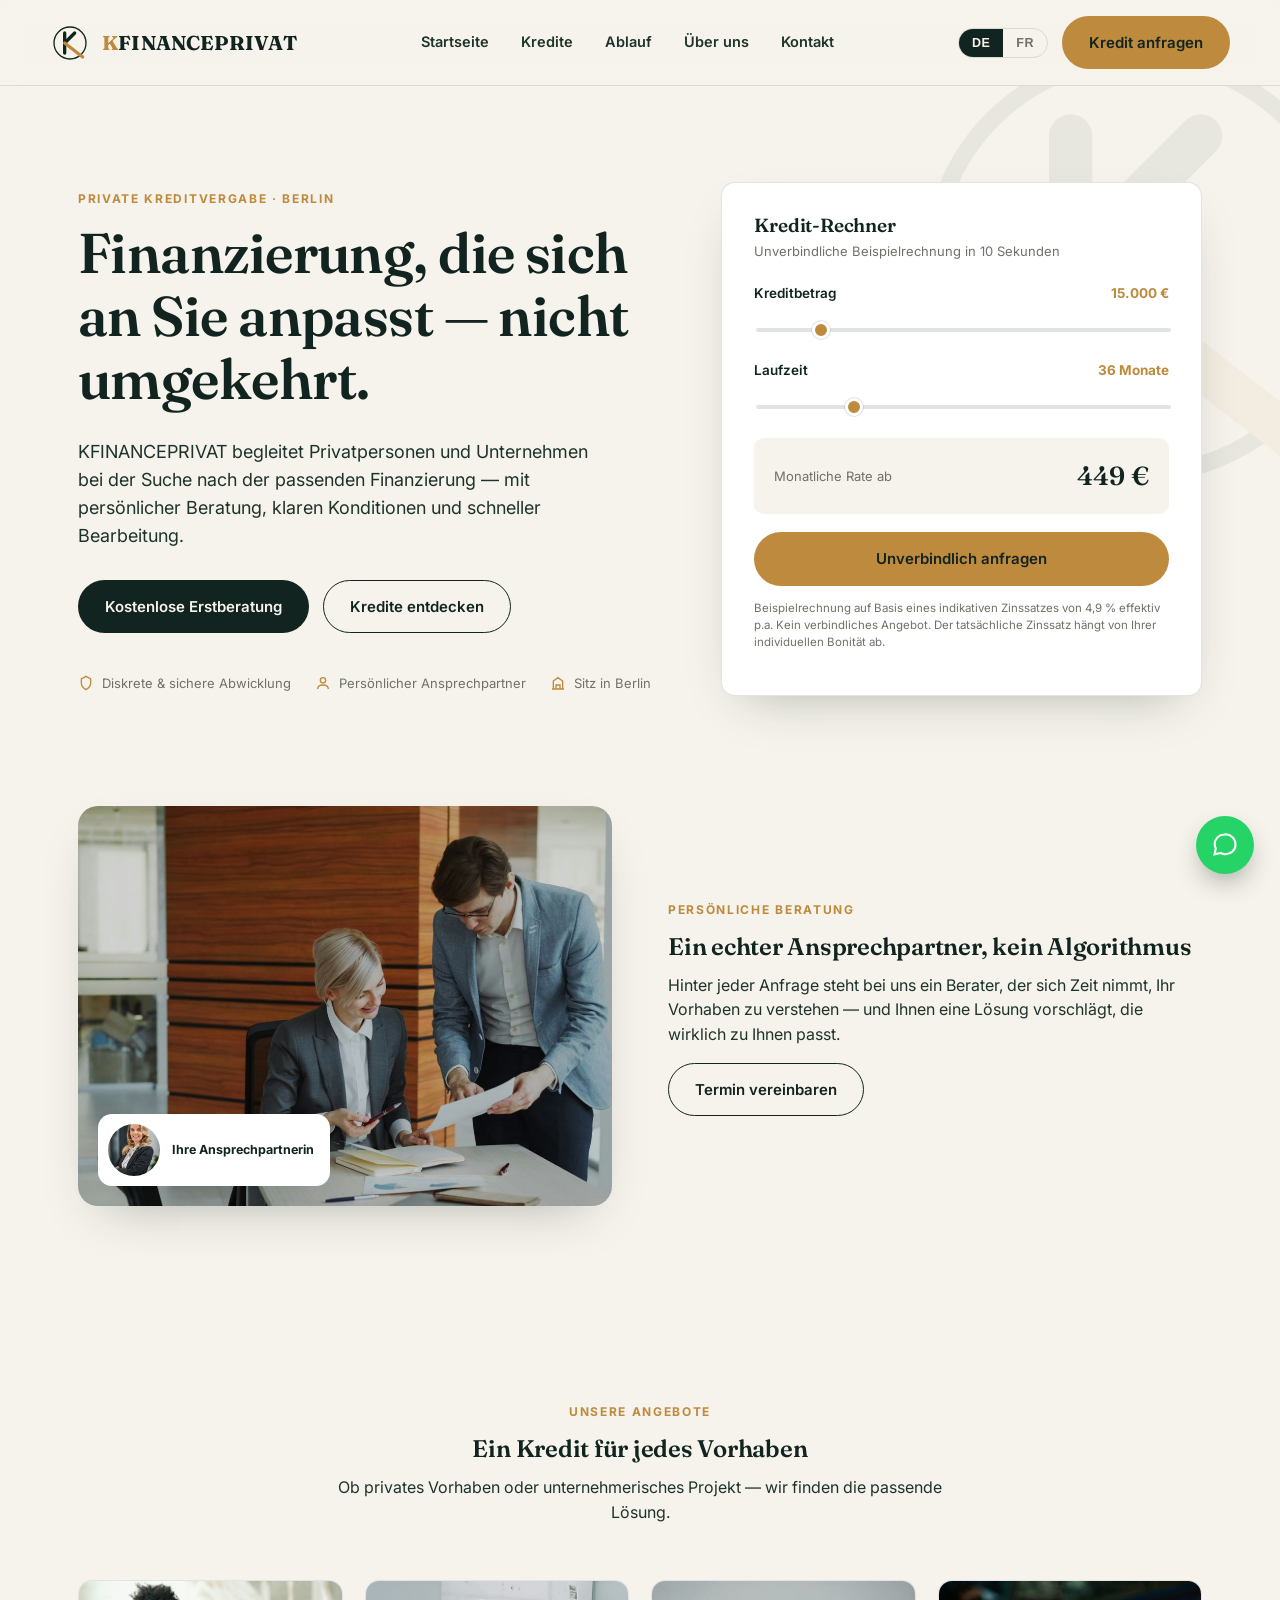
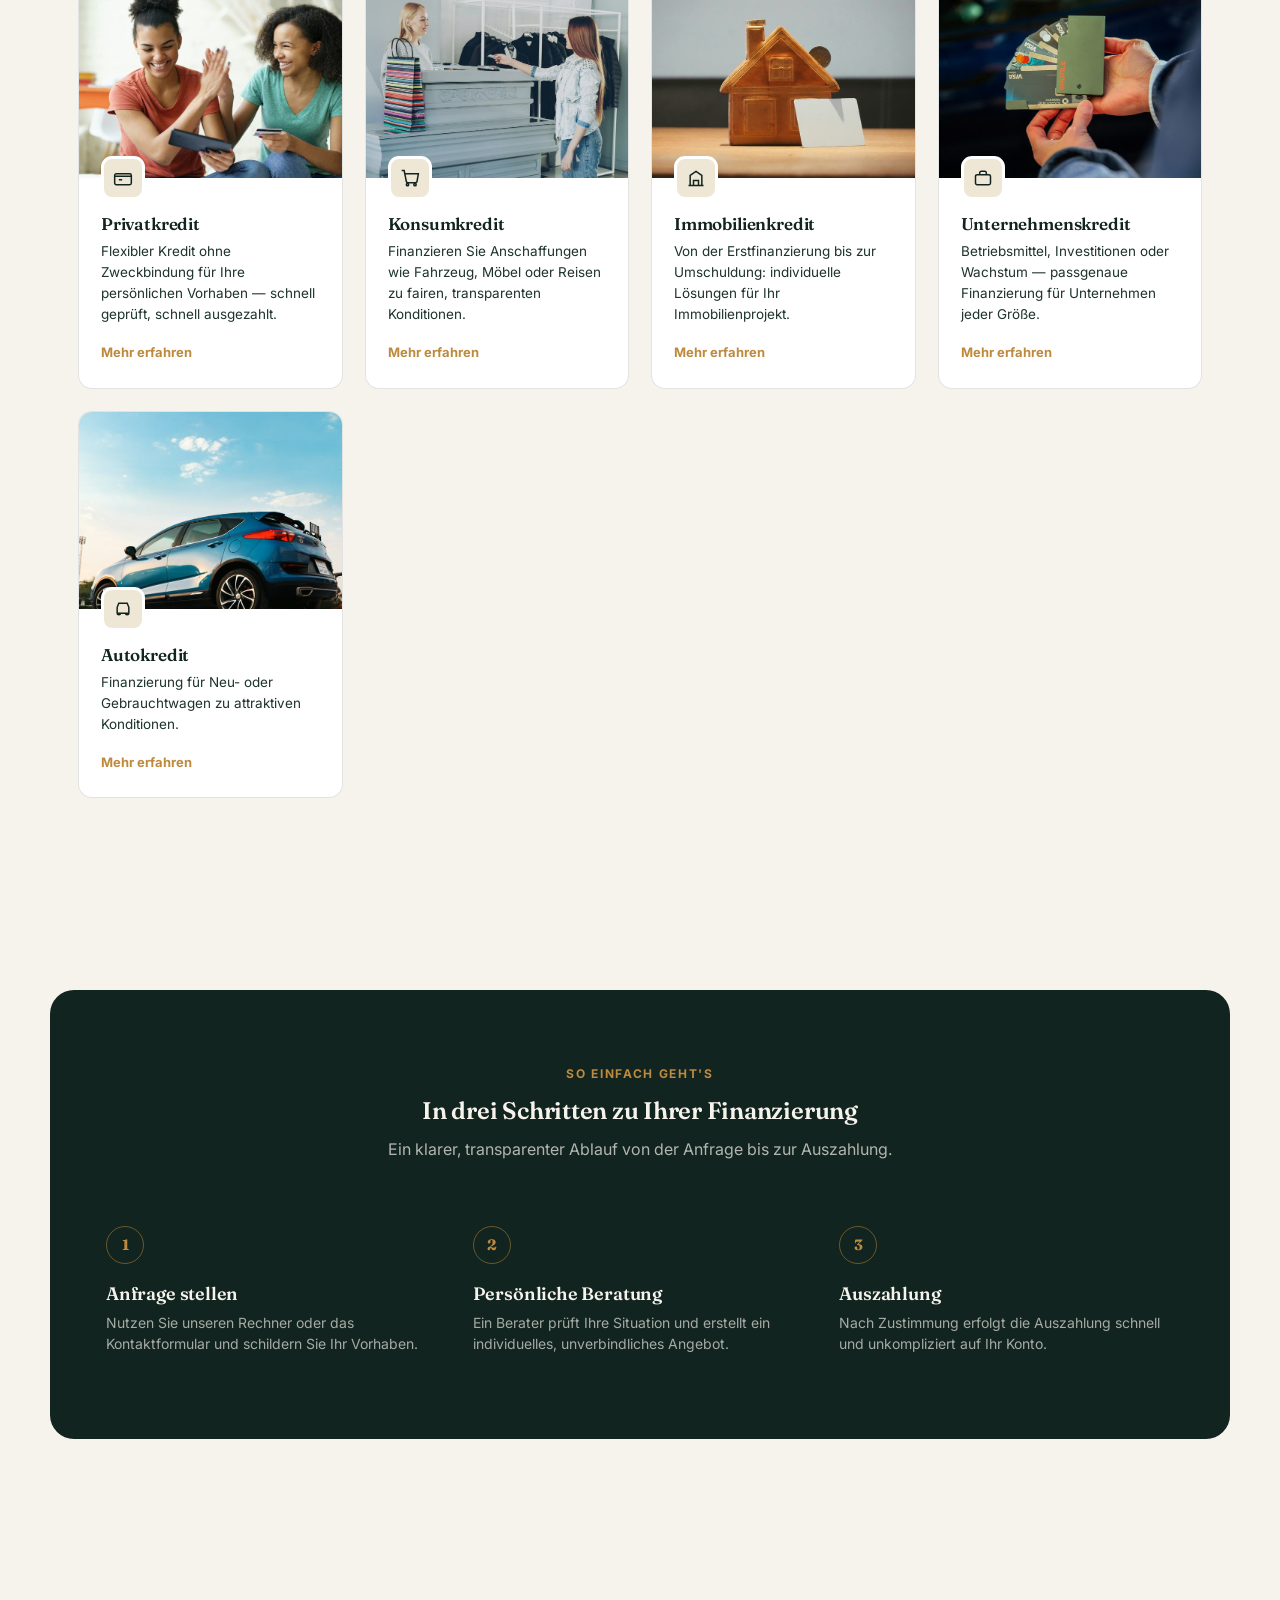
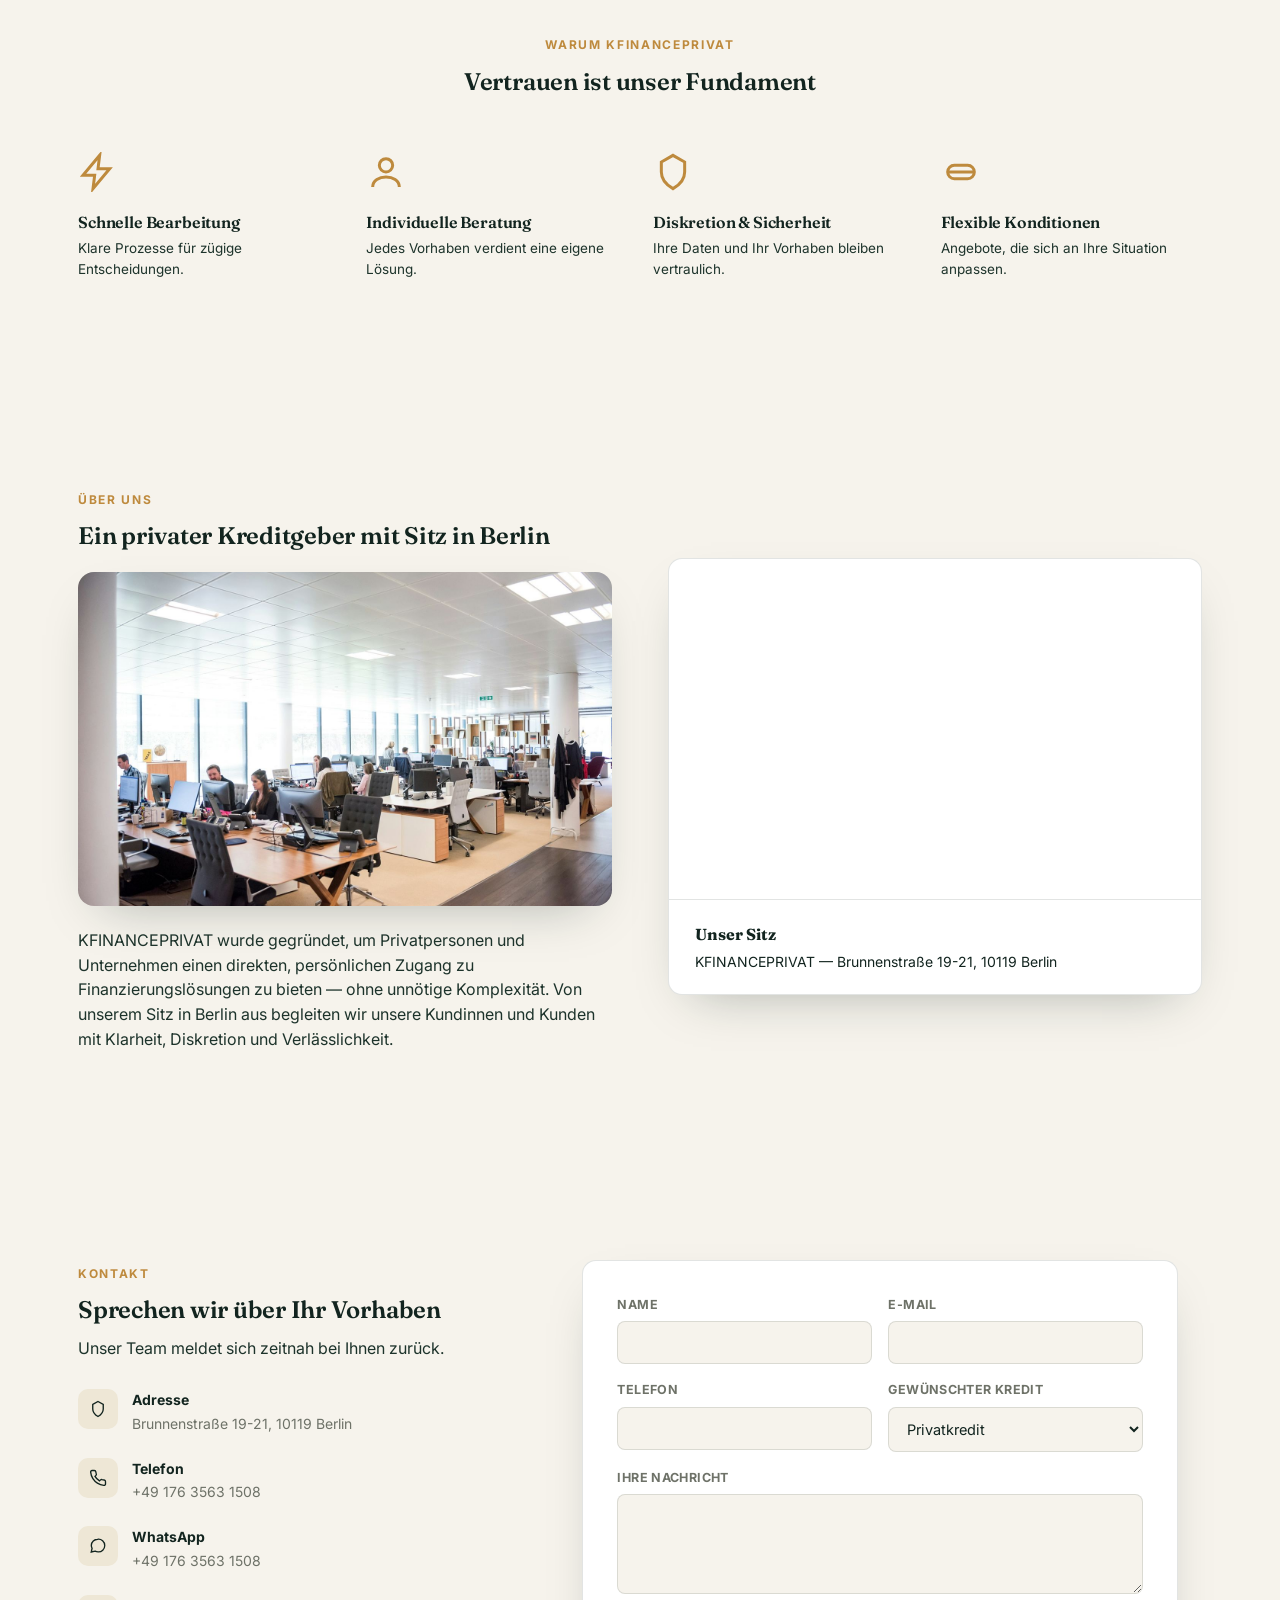
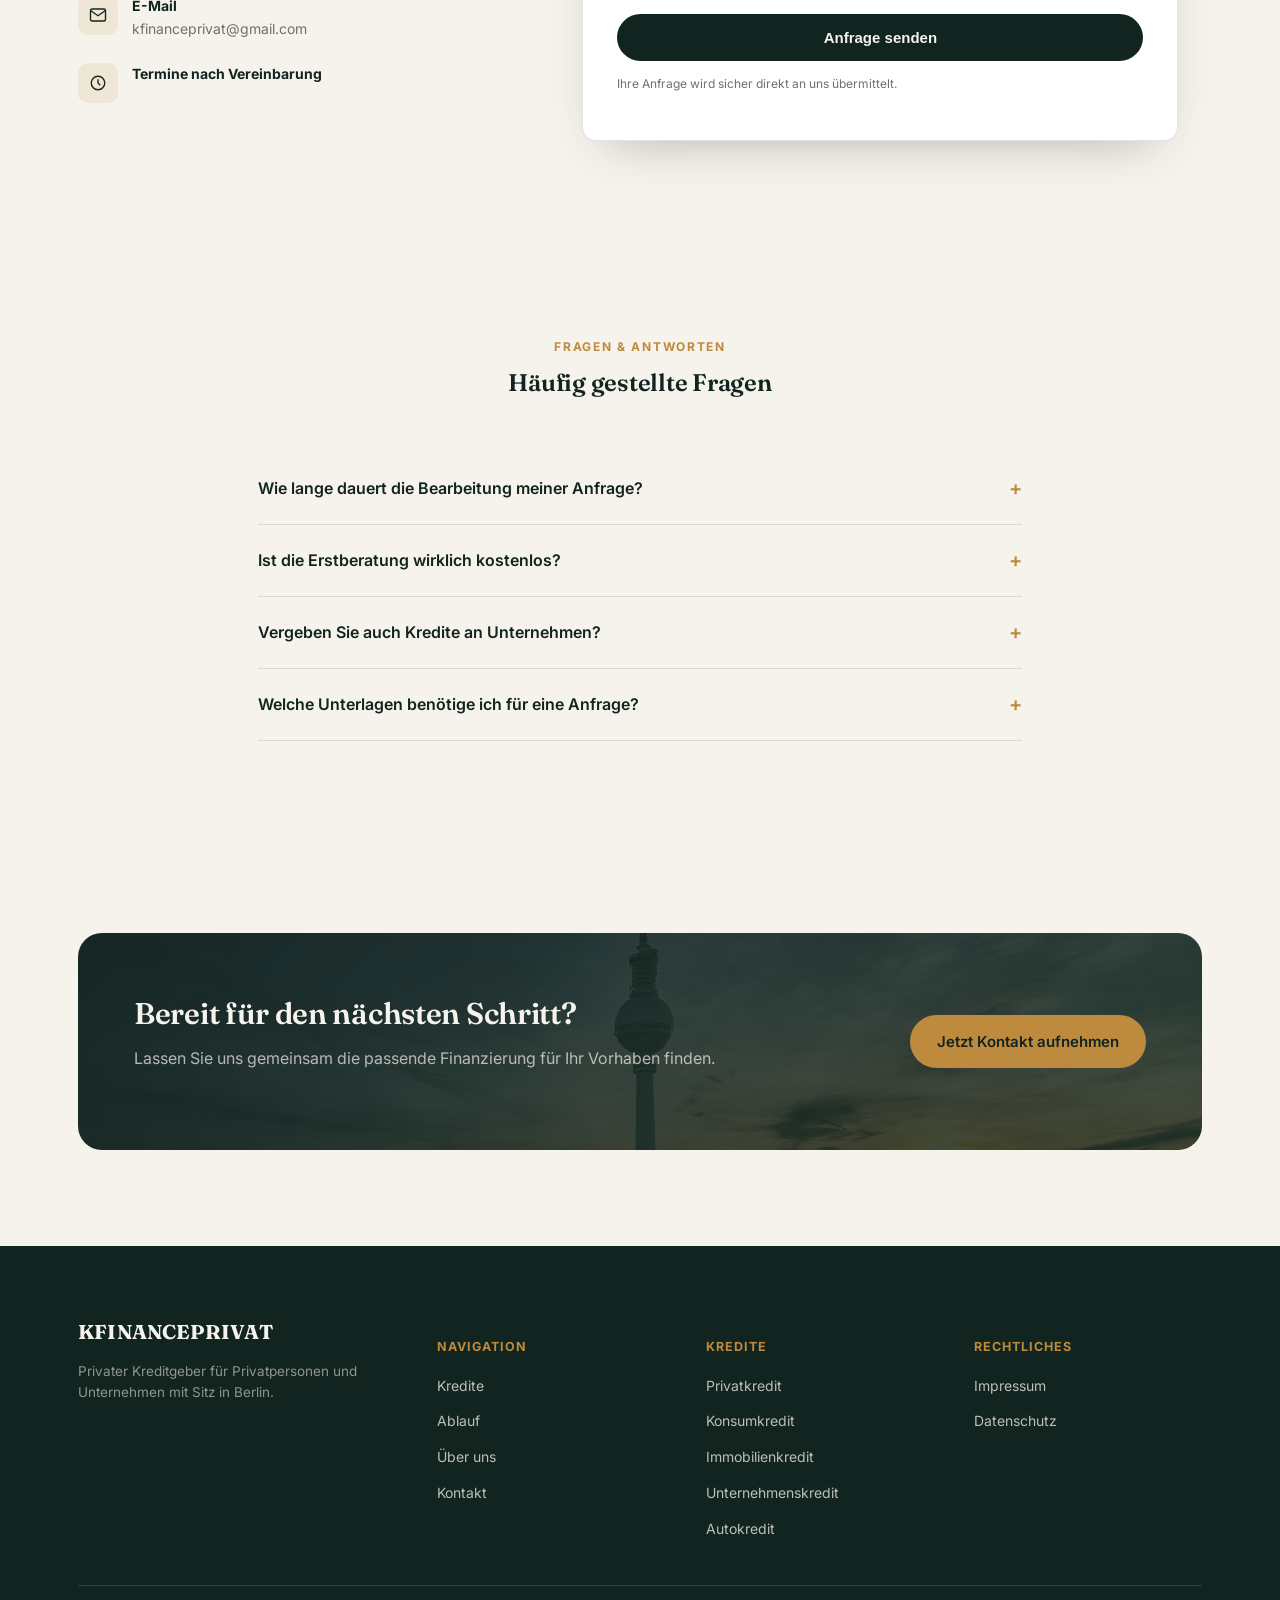
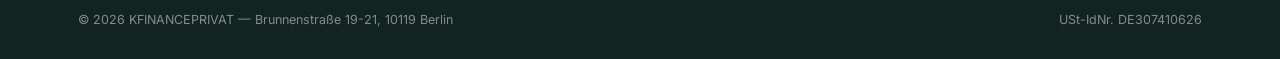
<file: index.html>
<!DOCTYPE html>
<html lang="de">
<head>
<meta charset="UTF-8">
<meta name="viewport" content="width=device-width, initial-scale=1.0">
<title>KFINANCEPRIVAT — Private Kredite für Privatpersonen & Unternehmen</title>
<meta name="description" content="KFINANCEPRIVAT, Berlin — Privatkredite, Konsumkredite, Immobilienkredite und Unternehmenskredite mit persönlicher Beratung.">
<link rel="icon" type="image/svg+xml" href="kfinanceprivat-icone.svg">
<link rel="stylesheet" href="style.css">
</head>
<body>

<header class="site">
  <div class="wrap nav">
    <a href="index.html" class="brand">
      <img src="kfinanceprivat-icone.svg" alt="KFINANCEPRIVAT">
      <span class="brand-word"><span class="k">K</span>FINANCEPRIVAT</span>
    </a>
    <nav class="nav-links">
      <a href="index.html" data-i18n="nav_home">Startseite</a>
      <a href="#kredite" data-i18n="nav_credits">Kredite</a>
      <a href="#ablauf" data-i18n="nav_process">Ablauf</a>
      <a href="#ueber-uns" data-i18n="nav_about">Über uns</a>
      <a href="#kontakt" data-i18n="nav_contact">Kontakt</a>
    </nav>
    <div class="nav-actions">
      <div class="lang-toggle">
        <button data-lang="de" class="active">DE</button>
        <button data-lang="fr">FR</button>
      </div>
      <a href="#kontakt" class="btn btn-gold" data-i18n="nav_cta">Kredit anfragen</a>
      <button class="burger" aria-label="Menu"><span></span><span></span><span></span></button>
    </div>
  </div>
  <div class="nav-backdrop"></div>
</header>

<section class="hero">
  <img class="hero-watermark" src="kfinanceprivat-icone.svg" alt="">
  <div class="wrap hero-grid">
    <div>
      <span class="eyebrow" data-i18n="hero_eyebrow">Private Kreditvergabe · Berlin</span>
      <h1 data-i18n="hero_title">Finanzierung, die sich an Sie anpasst — nicht umgekehrt.</h1>
      <p class="lead" data-i18n="hero_lead">KFINANCEPRIVAT begleitet Privatpersonen und Unternehmen bei der Suche nach der passenden Finanzierung.</p>
      <div class="hero-cta">
        <a href="#kontakt" class="btn btn-primary" data-i18n="hero_cta_primary">Kostenlose Erstberatung</a>
        <a href="#kredite" class="btn btn-outline" data-i18n="hero_cta_secondary">Kredite entdecken</a>
      </div>
      <div class="hero-trust">
        <div><svg width="16" height="16" viewBox="0 0 24 24" fill="none" stroke="#BE8A3D" stroke-width="2"><path d="M12 2l7 4v6c0 5-3.5 8-7 10-3.5-2-7-5-7-10V6l7-4z"/></svg><span data-i18n="hero_trust_1">Diskrete & sichere Abwicklung</span></div>
        <div><svg width="16" height="16" viewBox="0 0 24 24" fill="none" stroke="#BE8A3D" stroke-width="2"><circle cx="12" cy="8" r="4"/><path d="M4 21c0-4 4-6 8-6s8 2 8 6"/></svg><span data-i18n="hero_trust_2">Persönlicher Ansprechpartner</span></div>
        <div><svg width="16" height="16" viewBox="0 0 24 24" fill="none" stroke="#BE8A3D" stroke-width="2"><path d="M3 21h18M5 21V9l7-5 7 5v12M9 21v-6h6v6"/></svg><span data-i18n="hero_trust_3">Sitz in Berlin</span></div>
      </div>
    </div>

    <div class="sim-card reveal">
      <h3 data-i18n="sim_title">Kredit-Rechner</h3>
      <p class="sim-sub" data-i18n="sim_sub">Unverbindliche Beispielrechnung in 10 Sekunden</p>

      <div class="sim-row">
        <label><span data-i18n="sim_amount">Kreditbetrag</span><span id="sim-amount-val">15.000 €</span></label>
        <input type="range" id="sim-amount" min="1000" max="100000" step="500" value="15000">
      </div>
      <div class="sim-row">
        <label><span data-i18n="sim_duration">Laufzeit</span><span id="sim-duration-val">36 Monate</span></label>
        <input type="range" id="sim-duration" min="12" max="120" step="6" value="36">
      </div>

      <div class="sim-result">
        <span class="muted" data-i18n="sim_result_label" style="font-size:13px;">Monatliche Rate ab</span>
        <span class="amount" id="sim-monthly">449 €<span data-i18n="sim_months">/Monat</span></span>
      </div>
      <a href="#kontakt" class="btn btn-gold" style="width:100%; margin-top:18px;" data-i18n="sim_cta">Unverbindlich anfragen</a>
      <p class="sim-disclaimer" data-i18n="sim_disclaimer">Beispielrechnung, kein verbindliches Angebot.</p>
    </div>
  </div>
</section>

<section id="beratung" style="padding-top:0;">
  <div class="wrap" style="display:grid; grid-template-columns:1fr 1fr; gap:56px; align-items:center;">
    <div class="reveal" style="position:relative; border-radius:20px; overflow:hidden; box-shadow:var(--shadow);">
      <img src="photo-conseil.jpg" alt="Persönliche Kreditberatung / Conseil personnalisé" style="width:100%; height:100%; object-fit:cover; display:block; aspect-ratio:4/3;">
      <div style="position:absolute; left:20px; bottom:20px; background:var(--white); border-radius:14px; padding:10px 16px 10px 10px; display:flex; align-items:center; gap:12px; box-shadow:var(--shadow);">
        <img src="photo-portrait.jpg" alt="Beraterin" style="width:52px; height:52px; border-radius:50%; object-fit:cover; display:block;">
        <span style="font-size:12.5px; font-weight:700; color:var(--ink); line-height:1.3;" data-i18n="advisor_badge">Ihre Ansprechpartnerin</span>
      </div>
    </div>
    <div class="reveal">
      <span class="eyebrow" data-i18n="advisor_eyebrow">Persönliche Beratung</span>
      <h2 data-i18n="advisor_title">Ein echter Ansprechpartner, kein Algorithmus</h2>
      <p data-i18n="advisor_text">Hinter jeder Anfrage steht bei uns ein Berater, der sich Zeit nimmt, Ihr Vorhaben zu verstehen — und Ihnen eine Lösung vorschlägt, die wirklich zu Ihnen passt.</p>
      <a href="#kontakt" class="btn btn-outline" data-i18n="advisor_cta">Termin vereinbaren</a>
    </div>
  </div>
</section>

<section id="kredite">
  <div class="wrap">
    <div class="section-head center reveal">
      <span class="eyebrow" data-i18n="credits_eyebrow">Unsere Angebote</span>
      <h2 data-i18n="credits_title">Ein Kredit für jedes Vorhaben</h2>
      <p data-i18n="credits_lead">Ob privates Vorhaben oder unternehmerisches Projekt — wir finden die passende Lösung.</p>
    </div>
    <div class="credit-grid">
      <div class="credit-card reveal">
        <img class="photo" src="credit-personnel.jpg" alt="Privatkredit">
        <div class="body">
          <div class="icon"><svg width="20" height="20" viewBox="0 0 24 24" fill="none" stroke="#12241F" stroke-width="1.8"><rect x="2" y="7" width="20" height="13" rx="2"/><path d="M2 10h20M7 14h4"/></svg></div>
          <h3 data-i18n="c1_title">Privatkredit</h3>
          <p data-i18n="c1_text">Flexibler Kredit ohne Zweckbindung für Ihre persönlichen Vorhaben.</p>
          <a href="#kontakt" data-i18n="c_more">Mehr erfahren →</a>
        </div>
      </div>
      <div class="credit-card reveal">
        <img class="photo" src="credit-consommation.jpg" alt="Konsumkredit">
        <div class="body">
          <div class="icon"><svg width="20" height="20" viewBox="0 0 24 24" fill="none" stroke="#12241F" stroke-width="1.8"><circle cx="9" cy="20" r="1.4"/><circle cx="18" cy="20" r="1.4"/><path d="M2 3h3l2.6 13.2a2 2 0 0 0 2 1.6h8.8a2 2 0 0 0 2-1.6L22 7H6"/></svg></div>
          <h3 data-i18n="c2_title">Konsumkredit</h3>
          <p data-i18n="c2_text">Finanzieren Sie Anschaffungen zu fairen, transparenten Konditionen.</p>
          <a href="#kontakt" data-i18n="c_more">Mehr erfahren →</a>
        </div>
      </div>
      <div class="credit-card reveal">
        <img class="photo" src="credit-immobilier.jpg" alt="Immobilienkredit">
        <div class="body">
          <div class="icon"><svg width="20" height="20" viewBox="0 0 24 24" fill="none" stroke="#12241F" stroke-width="1.8"><path d="M3 21h18M5 21V9l7-5 7 5v12M9 21v-6h6v6"/></svg></div>
          <h3 data-i18n="c3_title">Immobilienkredit</h3>
          <p data-i18n="c3_text">Individuelle Lösungen für Ihr Immobilienprojekt.</p>
          <a href="#kontakt" data-i18n="c_more">Mehr erfahren →</a>
        </div>
      </div>
      <div class="credit-card reveal">
        <img class="photo" src="credit-entreprise.jpg" alt="Unternehmenskredit">
        <div class="body">
          <div class="icon"><svg width="20" height="20" viewBox="0 0 24 24" fill="none" stroke="#12241F" stroke-width="1.8"><rect x="3" y="8" width="18" height="12" rx="2"/><path d="M8 8V6a2 2 0 0 1 2-2h4a2 2 0 0 1 2 2v2"/></svg></div>
          <h3 data-i18n="c4_title">Unternehmenskredit</h3>
          <p data-i18n="c4_text">Passgenaue Finanzierung für Unternehmen jeder Größe.</p>
          <a href="#kontakt" data-i18n="c_more">Mehr erfahren →</a>
        </div>
      </div>
      <div class="credit-card reveal">
        <img class="photo" src="credit-auto.jpg" alt="Autokredit">
        <div class="body">
          <div class="icon"><svg width="20" height="20" viewBox="0 0 24 24" fill="none" stroke="#12241F" stroke-width="1.8"><path d="M5 17h14M5 17a2 2 0 1 0 4 0M15 17a2 2 0 1 0 4 0M5 17V10l2-5h10l2 5v7"/></svg></div>
          <h3 data-i18n="c5_title">Autokredit</h3>
          <p data-i18n="c5_text">Finanzierung für Neu- oder Gebrauchtwagen zu attraktiven Konditionen.</p>
          <a href="#kontakt" data-i18n="c_more">Mehr erfahren →</a>
        </div>
      </div>
    </div>
  </div>
</section>

<section id="ablauf">
  <div class="wrap process reveal" style="padding:70px 56px;">
    <div class="section-head center">
      <span class="eyebrow" data-i18n="process_eyebrow">So einfach geht's</span>
      <h2 data-i18n="process_title">In drei Schritten zu Ihrer Finanzierung</h2>
      <p data-i18n="process_lead">Ein klarer, transparenter Ablauf von der Anfrage bis zur Auszahlung.</p>
    </div>
    <div class="steps">
      <div class="step"><div class="num">1</div><h3 data-i18n="p1_title">Anfrage stellen</h3><p data-i18n="p1_text">Nutzen Sie unseren Rechner oder das Kontaktformular.</p></div>
      <div class="step"><div class="num">2</div><h3 data-i18n="p2_title">Persönliche Beratung</h3><p data-i18n="p2_text">Ein Berater erstellt ein individuelles, unverbindliches Angebot.</p></div>
      <div class="step"><div class="num">3</div><h3 data-i18n="p3_title">Auszahlung</h3><p data-i18n="p3_text">Schnelle und unkomplizierte Auszahlung auf Ihr Konto.</p></div>
    </div>
  </div>
</section>

<section id="vorteile">
  <div class="wrap">
    <div class="section-head center reveal">
      <span class="eyebrow" data-i18n="adv_eyebrow">Warum KFINANCEPRIVAT</span>
      <h2 data-i18n="adv_title">Vertrauen ist unser Fundament</h2>
    </div>
    <div class="adv-grid">
      <div class="adv-item reveal"><svg class="icon" viewBox="0 0 24 24" fill="none" stroke="#BE8A3D" stroke-width="1.8"><path d="M13 2 3 14h7l-1 8 10-12h-7l1-8z"/></svg><h4 data-i18n="a1_title">Schnelle Bearbeitung</h4><p data-i18n="a1_text">Klare Prozesse für zügige Entscheidungen.</p></div>
      <div class="adv-item reveal"><svg class="icon" viewBox="0 0 24 24" fill="none" stroke="#BE8A3D" stroke-width="1.8"><circle cx="12" cy="8" r="4"/><path d="M4 21c0-4 4-6 8-6s8 2 8 6"/></svg><h4 data-i18n="a2_title">Individuelle Beratung</h4><p data-i18n="a2_text">Jedes Vorhaben verdient eine eigene Lösung.</p></div>
      <div class="adv-item reveal"><svg class="icon" viewBox="0 0 24 24" fill="none" stroke="#BE8A3D" stroke-width="1.8"><path d="M12 2l7 4v6c0 5-3.5 8-7 10-3.5-2-7-5-7-10V6l7-4z"/></svg><h4 data-i18n="a3_title">Diskretion & Sicherheit</h4><p data-i18n="a3_text">Ihre Daten bleiben vertraulich.</p></div>
      <div class="adv-item reveal"><svg class="icon" viewBox="0 0 24 24" fill="none" stroke="#BE8A3D" stroke-width="1.8"><path d="M4 12h16M4 12a4 4 0 0 1 4-4h8a4 4 0 0 1 4 4M4 12a4 4 0 0 0 4 4h8a4 4 0 0 0 4-4"/></svg><h4 data-i18n="a4_title">Flexible Konditionen</h4><p data-i18n="a4_text">Angebote, die sich an Ihre Situation anpassen.</p></div>
    </div>
  </div>
</section>

<section id="ueber-uns">
  <div class="wrap about-grid">
    <div class="reveal">
      <span class="eyebrow" data-i18n="about_eyebrow">Über uns</span>
      <h2 data-i18n="about_title">Ein privater Kreditgeber mit Sitz in Berlin</h2>
      <div style="border-radius:16px; overflow:hidden; box-shadow:var(--shadow); margin:22px 0;">
        <img src="photo-bureau.jpg" alt="KFINANCEPRIVAT Büro" style="width:100%; display:block; aspect-ratio:16/10; object-fit:cover;">
      </div>
      <p data-i18n="about_text">KFINANCEPRIVAT wurde gegründet, um Privatpersonen und Unternehmen einen direkten, persönlichen Zugang zu Finanzierungslösungen zu bieten.</p>
    </div>
    <div class="about-card reveal">
      <iframe src="https://maps.google.com/maps?q=Brunnenstra%C3%9Fe%2019-21%2C%2010119%20Berlin&t=&z=15&ie=UTF8&output=embed" loading="lazy"></iframe>
      <div class="about-address">
        <strong data-i18n="about_addr_label">Unser Sitz</strong>
        KFINANCEPRIVAT — Brunnenstraße 19-21, 10119 Berlin
      </div>
    </div>
  </div>
</section>

<section id="kontakt">
  <div class="wrap contact-grid">
    <div class="reveal">
      <span class="eyebrow" data-i18n="contact_eyebrow">Kontakt</span>
      <h2 data-i18n="contact_title">Sprechen wir über Ihr Vorhaben</h2>
      <p data-i18n="contact_lead">Unser Team meldet sich zeitnah bei Ihnen zurück.</p>
      <div class="contact-info-list">
        <div class="contact-info-item">
          <div class="icon"><svg width="18" height="18" viewBox="0 0 24 24" fill="none" stroke="#12241F" stroke-width="1.8"><path d="M12 2l7 4v6c0 5-3.5 8-7 10-3.5-2-7-5-7-10V6l7-4z"/></svg></div>
          <div><strong data-i18n="contact_addr">Adresse</strong><span>Brunnenstraße 19-21, 10119 Berlin</span></div>
        </div>
        <div class="contact-info-item">
          <div class="icon"><svg width="18" height="18" viewBox="0 0 24 24" fill="none" stroke="#12241F" stroke-width="1.8"><path d="M22 16.9v3a2 2 0 0 1-2.2 2 19.8 19.8 0 0 1-8.6-3 19.5 19.5 0 0 1-6-6 19.8 19.8 0 0 1-3-8.7A2 2 0 0 1 4.1 2h3a2 2 0 0 1 2 1.7c.1.9.3 1.8.6 2.7a2 2 0 0 1-.4 2.1L8 9.9a16 16 0 0 0 6 6l1.4-1.4a2 2 0 0 1 2.1-.4c.9.3 1.8.5 2.7.6a2 2 0 0 1 1.8 2z"/></svg></div>
          <div><strong data-i18n="contact_phone">Telefon</strong><a href="tel:+4917635631508">+49 176 3563 1508</a></div>
        </div>
        <div class="contact-info-item">
          <div class="icon"><svg width="18" height="18" viewBox="0 0 24 24" fill="none" stroke="#12241F" stroke-width="1.8"><path d="M21 11.5a8.4 8.4 0 0 1-8.9 8.4 8.5 8.5 0 0 1-4-1L3 20l1.1-5a8.4 8.4 0 0 1-1-4A8.4 8.4 0 0 1 11.5 3 8.5 8.5 0 0 1 21 11.5z"/></svg></div>
          <div><strong>WhatsApp</strong><a href="https://wa.me/4917635631508" target="_blank" rel="noopener">+49 176 3563 1508</a></div>
        </div>
        <div class="contact-info-item">
          <div class="icon"><svg width="18" height="18" viewBox="0 0 24 24" fill="none" stroke="#12241F" stroke-width="1.8"><rect x="2" y="4" width="20" height="16" rx="2"/><path d="m22 6-10 7L2 6"/></svg></div>
          <div><strong data-i18n="contact_email">E-Mail</strong><a href="mailto:kfinanceprivat@gmail.com">kfinanceprivat@gmail.com</a></div>
        </div>
        <div class="contact-info-item">
          <div class="icon"><svg width="18" height="18" viewBox="0 0 24 24" fill="none" stroke="#12241F" stroke-width="1.8"><circle cx="12" cy="12" r="9"/><path d="M12 7v5l3 3"/></svg></div>
          <div><strong data-i18n="contact_hours">Termine nach Vereinbarung</strong></div>
        </div>
      </div>
    </div>

    <form class="contact-form reveal" id="contact-form" action="https://formspree.io/f/xdenblgp" method="POST">
      <div class="form-row">
        <div class="form-field"><label data-i18n="f_name">Name</label><input type="text" id="f-name" name="name" required></div>
        <div class="form-field"><label data-i18n="f_email">E-Mail</label><input type="email" id="f-email" name="email" required></div>
      </div>
      <div class="form-row">
        <div class="form-field"><label data-i18n="f_phone">Telefon</label><input type="tel" id="f-phone" name="phone"></div>
        <div class="form-field">
          <label data-i18n="f_type">Gewünschter Kredit</label>
          <select id="f-type" name="credit_type">
            <option data-i18n="f_type_1">Privatkredit</option>
            <option data-i18n="f_type_2">Konsumkredit</option>
            <option data-i18n="f_type_3">Immobilienkredit</option>
            <option data-i18n="f_type_4">Unternehmenskredit</option>
            <option data-i18n="f_type_5">Autokredit</option>
          </select>
        </div>
      </div>
      <div class="form-field full" style="margin-bottom:20px;">
        <label data-i18n="f_message">Ihre Nachricht</label>
        <textarea id="f-message" name="message"></textarea>
      </div>
      <button type="submit" class="btn btn-primary" style="width:100%;" data-i18n="f_submit">Anfrage senden</button>
      <p class="form-note" data-i18n="f_note">Ihre Anfrage wird sicher direkt an uns übermittelt.</p>
      <p class="form-success" id="form-success" style="display:none; color:#2E7D4F; font-size:14px; font-weight:600; margin-top:14px;"></p>
      <p class="form-error" id="form-error" style="display:none; color:#B3402C; font-size:14px; font-weight:600; margin-top:14px;"></p>
    </form>
  </div>
</section>

<section id="faq">
  <div class="wrap" style="max-width:820px;">
    <div class="section-head center reveal">
      <span class="eyebrow" data-i18n="faq_eyebrow">Fragen & Antworten</span>
      <h2 data-i18n="faq_title">Häufig gestellte Fragen</h2>
    </div>
    <div class="reveal">
      <div class="faq-item"><div class="faq-q"><span data-i18n="q1">Wie lange dauert die Bearbeitung?</span><span class="plus">+</span></div><div class="faq-a"><p data-i18n="a1">In der Regel innerhalb weniger Werktage.</p></div></div>
      <div class="faq-item"><div class="faq-q"><span data-i18n="q2">Ist die Erstberatung kostenlos?</span><span class="plus">+</span></div><div class="faq-a"><p data-i18n="a2">Ja, kostenlos und unverbindlich.</p></div></div>
      <div class="faq-item"><div class="faq-q"><span data-i18n="q3">Auch für Unternehmen?</span><span class="plus">+</span></div><div class="faq-a"><p data-i18n="a3">Ja, für Privatpersonen und Unternehmen.</p></div></div>
      <div class="faq-item"><div class="faq-q"><span data-i18n="q4">Welche Unterlagen benötige ich?</span><span class="plus">+</span></div><div class="faq-a"><p data-i18n="a4">Zunächst genügen Angaben zu Ihrem Vorhaben.</p></div></div>
    </div>
  </div>
</section>

<section>
  <div class="wrap">
    <div class="cta-banner reveal">
      <div>
        <h2 data-i18n="cta_banner_title">Bereit für den nächsten Schritt?</h2>
        <p data-i18n="cta_banner_text">Lassen Sie uns gemeinsam die passende Finanzierung finden.</p>
      </div>
      <a href="#kontakt" class="btn btn-gold" data-i18n="cta_banner_btn">Jetzt Kontakt aufnehmen</a>
    </div>
  </div>
</section>

<footer class="site">
  <div class="wrap">
    <div class="footer-grid">
      <div class="footer-brand">
        <span class="brand-word">KFINANCEPRIVAT</span>
        <p data-i18n="footer_text">Privater Kreditgeber für Privatpersonen und Unternehmen mit Sitz in Berlin.</p>
      </div>
      <div>
        <h5 data-i18n="footer_nav">Navigation</h5>
        <ul>
          <li><a href="#kredite" data-i18n="nav_credits">Kredite</a></li>
          <li><a href="#ablauf" data-i18n="nav_process">Ablauf</a></li>
          <li><a href="#ueber-uns" data-i18n="nav_about">Über uns</a></li>
          <li><a href="#kontakt" data-i18n="nav_contact">Kontakt</a></li>
        </ul>
      </div>
      <div>
        <h5 data-i18n="footer_credits">Kredite</h5>
        <ul>
          <li><a href="#kredite" data-i18n="c1_title">Privatkredit</a></li>
          <li><a href="#kredite" data-i18n="c2_title">Konsumkredit</a></li>
          <li><a href="#kredite" data-i18n="c3_title">Immobilienkredit</a></li>
          <li><a href="#kredite" data-i18n="c4_title">Unternehmenskredit</a></li>
          <li><a href="#kredite" data-i18n="c5_title">Autokredit</a></li>
        </ul>
      </div>
      <div>
        <h5 data-i18n="footer_legal">Rechtliches</h5>
        <ul>
          <li><a href="impressum.html" data-i18n="footer_impressum">Impressum</a></li>
          <li><a href="datenschutz.html" data-i18n="footer_datenschutz">Datenschutz</a></li>
        </ul>
      </div>
    </div>
    <div class="footer-bottom">
      <span>© 2026 KFINANCEPRIVAT — Brunnenstraße 19-21, 10119 Berlin</span>
      <span>USt-IdNr. DE307410626</span>
    </div>
  </div>
</footer>

<a href="https://wa.me/4917635631508" target="_blank" rel="noopener" class="whatsapp-float" aria-label="WhatsApp">
  <svg width="28" height="28" viewBox="0 0 24 24" fill="none" stroke="#FFFFFF" stroke-width="1.8"><path d="M21 11.5a8.4 8.4 0 0 1-8.9 8.4 8.5 8.5 0 0 1-4-1L3 20l1.1-5a8.4 8.4 0 0 1-1-4A8.4 8.4 0 0 1 11.5 3 8.5 8.5 0 0 1 21 11.5z"/></svg>
</a>

<script src="script.js"></script>
</body>
</html>
</file>
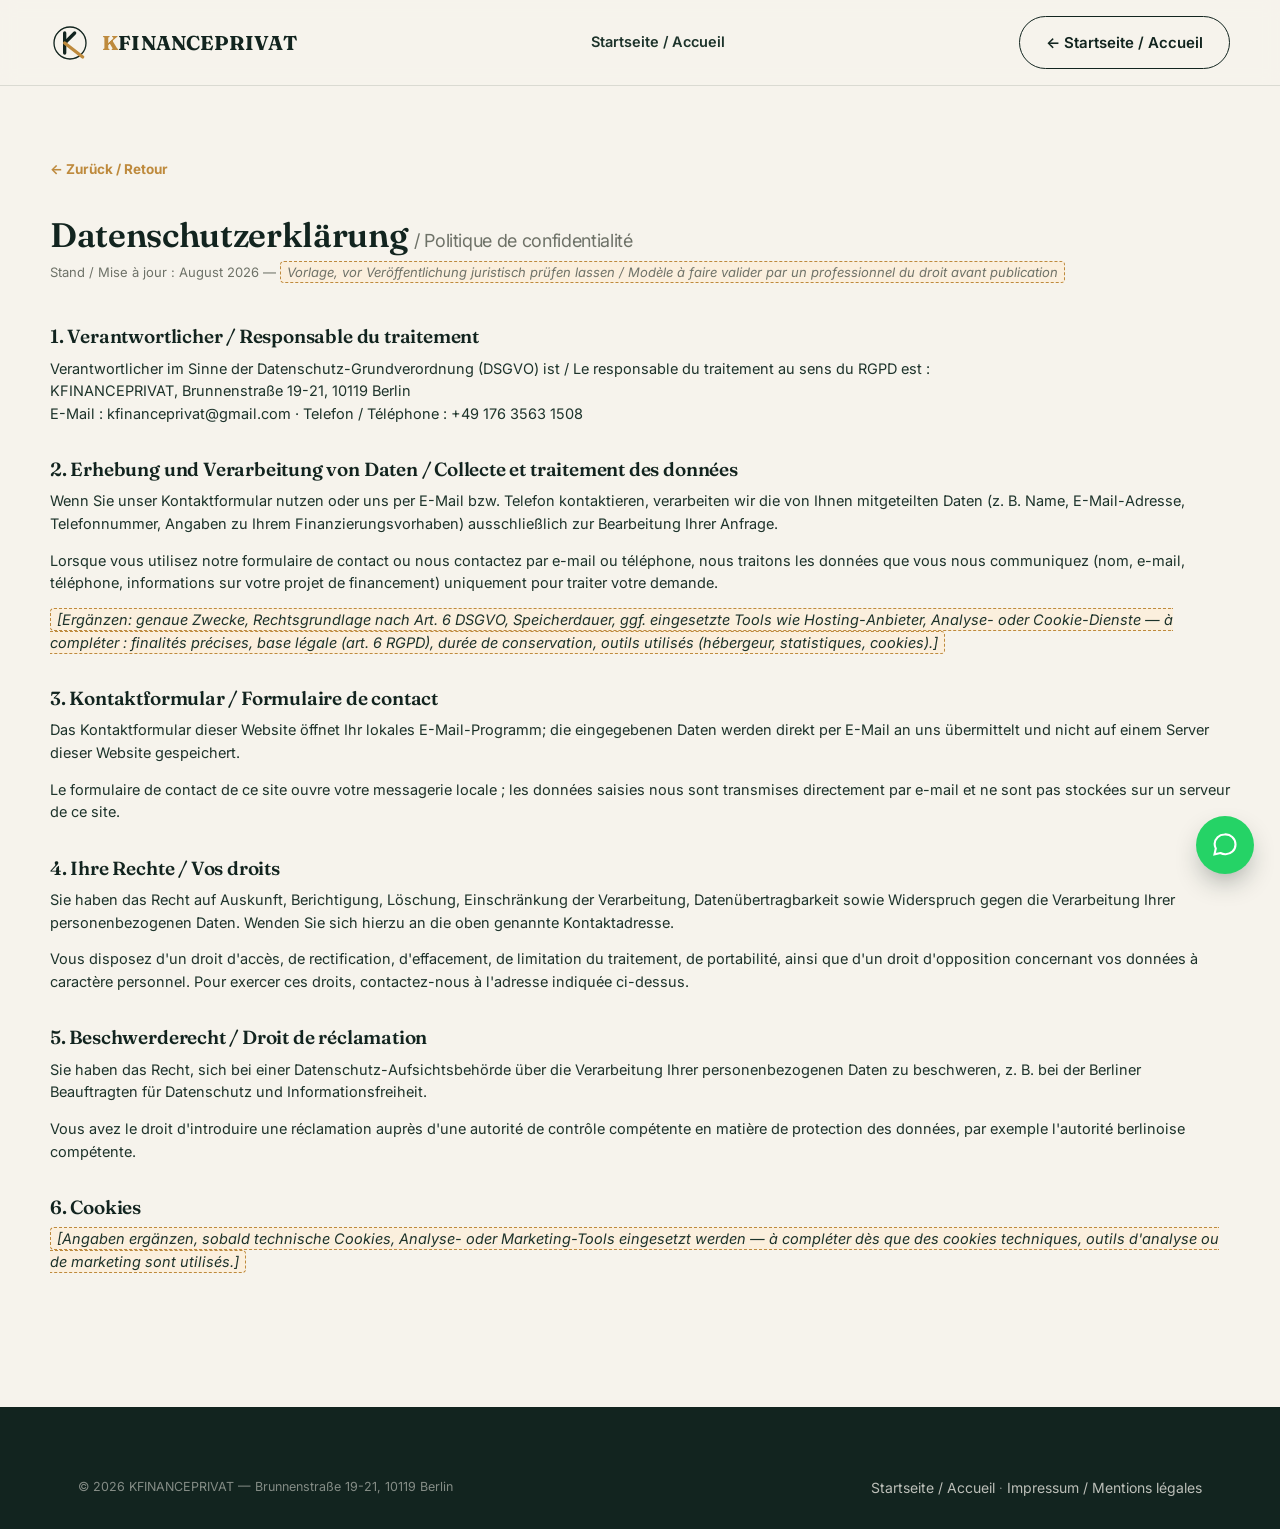
<file: datenschutz.html>
<!DOCTYPE html>
<html lang="de">
<head>
<meta charset="UTF-8">
<meta name="viewport" content="width=device-width, initial-scale=1.0">
<title>Datenschutz / Confidentialité — KFINANCEPRIVAT</title>
<link rel="icon" type="image/svg+xml" href="kfinanceprivat-icone.svg">
<link rel="stylesheet" href="style.css">
</head>
<body>

<header class="site">
  <div class="wrap nav">
    <a href="index.html" class="brand">
      <img src="kfinanceprivat-icone.svg" alt="KFINANCEPRIVAT">
      <span class="brand-word"><span class="k">K</span>FINANCEPRIVAT</span>
    </a>
    <nav class="nav-links">
      <a href="index.html">Startseite / Accueil</a>
    </nav>
    <div class="nav-actions">
      <a href="index.html" class="btn btn-outline">← Startseite / Accueil</a>
    </div>
  </div>
</header>

<div class="wrap legal-page">
  <a href="index.html" class="back-link">← Zurück / Retour</a>
  <h1>Datenschutzerklärung <span class="muted" style="font-family:'Inter',sans-serif; font-size:18px; font-weight:400;">/ Politique de confidentialité</span></h1>
  <p class="updated">Stand / Mise à jour : August 2026 — <span class="placeholder">Vorlage, vor Veröffentlichung juristisch prüfen lassen / Modèle à faire valider par un professionnel du droit avant publication</span></p>

  <div class="legal-block">
    <h2>1. Verantwortlicher / Responsable du traitement</h2>
    <p>
      Verantwortlicher im Sinne der Datenschutz-Grundverordnung (DSGVO) ist / Le responsable du traitement au sens du RGPD est :<br>
      KFINANCEPRIVAT, Brunnenstraße 19-21, 10119 Berlin<br>
      E-Mail : <a href="mailto:kfinanceprivat@gmail.com">kfinanceprivat@gmail.com</a> · Telefon / Téléphone : <a href="tel:+4917635631508">+49 176 3563 1508</a>
    </p>
  </div>

  <div class="legal-block">
    <h2>2. Erhebung und Verarbeitung von Daten / Collecte et traitement des données</h2>
    <p>Wenn Sie unser Kontaktformular nutzen oder uns per E-Mail bzw. Telefon kontaktieren, verarbeiten wir die von Ihnen mitgeteilten Daten (z. B. Name, E-Mail-Adresse, Telefonnummer, Angaben zu Ihrem Finanzierungsvorhaben) ausschließlich zur Bearbeitung Ihrer Anfrage.</p>
    <p>Lorsque vous utilisez notre formulaire de contact ou nous contactez par e-mail ou téléphone, nous traitons les données que vous nous communiquez (nom, e-mail, téléphone, informations sur votre projet de financement) uniquement pour traiter votre demande.</p>
    <p><span class="placeholder">[Ergänzen: genaue Zwecke, Rechtsgrundlage nach Art. 6 DSGVO, Speicherdauer, ggf. eingesetzte Tools wie Hosting-Anbieter, Analyse- oder Cookie-Dienste — à compléter : finalités précises, base légale (art. 6 RGPD), durée de conservation, outils utilisés (hébergeur, statistiques, cookies).]</span></p>
  </div>

  <div class="legal-block">
    <h2>3. Kontaktformular / Formulaire de contact</h2>
    <p>Das Kontaktformular dieser Website öffnet Ihr lokales E-Mail-Programm; die eingegebenen Daten werden direkt per E-Mail an uns übermittelt und nicht auf einem Server dieser Website gespeichert.</p>
    <p>Le formulaire de contact de ce site ouvre votre messagerie locale ; les données saisies nous sont transmises directement par e-mail et ne sont pas stockées sur un serveur de ce site.</p>
  </div>

  <div class="legal-block">
    <h2>4. Ihre Rechte / Vos droits</h2>
    <p>Sie haben das Recht auf Auskunft, Berichtigung, Löschung, Einschränkung der Verarbeitung, Datenübertragbarkeit sowie Widerspruch gegen die Verarbeitung Ihrer personenbezogenen Daten. Wenden Sie sich hierzu an die oben genannte Kontaktadresse.</p>
    <p>Vous disposez d'un droit d'accès, de rectification, d'effacement, de limitation du traitement, de portabilité, ainsi que d'un droit d'opposition concernant vos données à caractère personnel. Pour exercer ces droits, contactez-nous à l'adresse indiquée ci-dessus.</p>
  </div>

  <div class="legal-block">
    <h2>5. Beschwerderecht / Droit de réclamation</h2>
    <p>Sie haben das Recht, sich bei einer Datenschutz-Aufsichtsbehörde über die Verarbeitung Ihrer personenbezogenen Daten zu beschweren, z. B. bei der Berliner Beauftragten für Datenschutz und Informationsfreiheit.</p>
    <p>Vous avez le droit d'introduire une réclamation auprès d'une autorité de contrôle compétente en matière de protection des données, par exemple l'autorité berlinoise compétente.</p>
  </div>

  <div class="legal-block">
    <h2>6. Cookies</h2>
    <p><span class="placeholder">[Angaben ergänzen, sobald technische Cookies, Analyse- oder Marketing-Tools eingesetzt werden — à compléter dès que des cookies techniques, outils d'analyse ou de marketing sont utilisés.]</span></p>
  </div>
</div>

<footer class="site">
  <div class="wrap">
    <div class="footer-bottom" style="border-top:none; padding-top:0;">
      <span>© 2026 KFINANCEPRIVAT — Brunnenstraße 19-21, 10119 Berlin</span>
      <span><a href="index.html">Startseite / Accueil</a> · <a href="impressum.html">Impressum / Mentions légales</a></span>
    </div>
  </div>
</footer>

<a href="https://wa.me/4917635631508" target="_blank" rel="noopener" class="whatsapp-float" aria-label="WhatsApp">
  <svg width="28" height="28" viewBox="0 0 24 24" fill="none" stroke="#FFFFFF" stroke-width="1.8"><path d="M21 11.5a8.4 8.4 0 0 1-8.9 8.4 8.5 8.5 0 0 1-4-1L3 20l1.1-5a8.4 8.4 0 0 1-1-4A8.4 8.4 0 0 1 11.5 3 8.5 8.5 0 0 1 21 11.5z"/></svg>
</a>

</body>
</html>
</file>
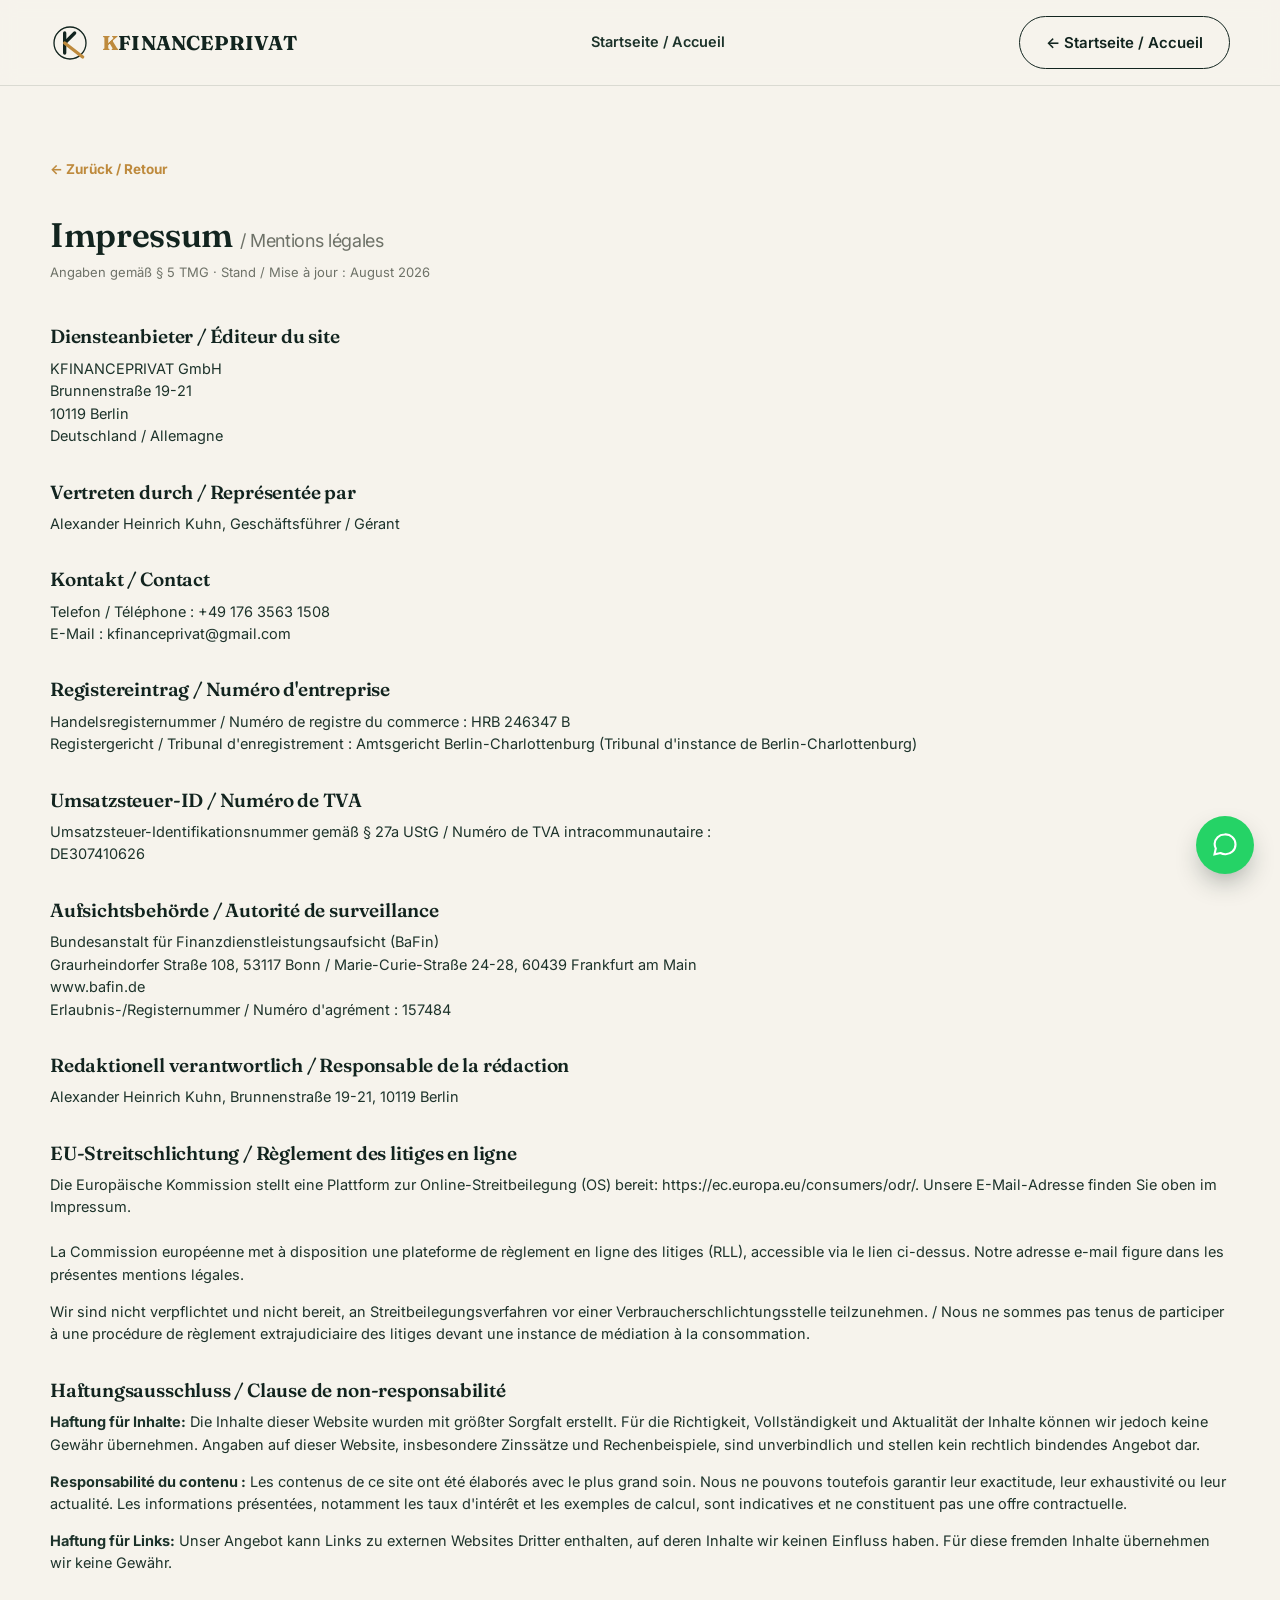
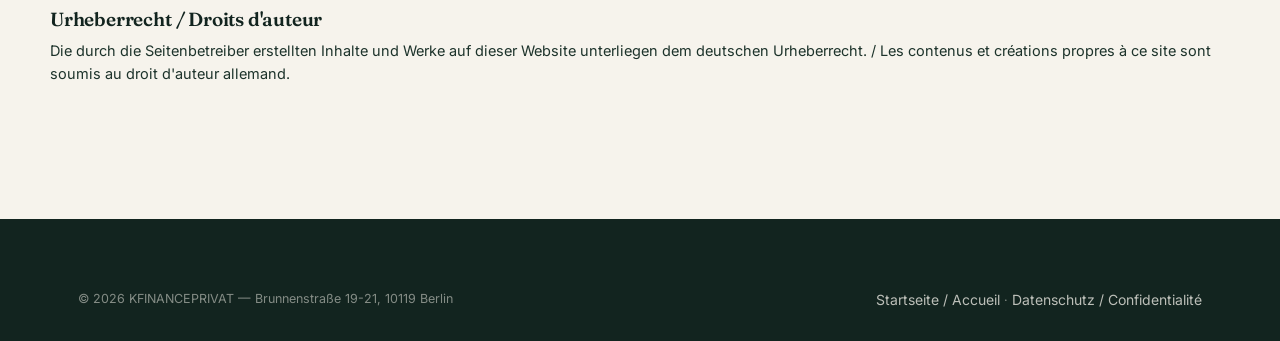
<file: impressum.html>
<!DOCTYPE html>
<html lang="de">
<head>
<meta charset="UTF-8">
<meta name="viewport" content="width=device-width, initial-scale=1.0">
<title>Impressum / Mentions légales — KFINANCEPRIVAT</title>
<link rel="icon" type="image/svg+xml" href="kfinanceprivat-icone.svg">
<link rel="stylesheet" href="style.css">
</head>
<body>

<header class="site">
  <div class="wrap nav">
    <a href="index.html" class="brand">
      <img src="kfinanceprivat-icone.svg" alt="KFINANCEPRIVAT">
      <span class="brand-word"><span class="k">K</span>FINANCEPRIVAT</span>
    </a>
    <nav class="nav-links">
      <a href="index.html">Startseite / Accueil</a>
    </nav>
    <div class="nav-actions">
      <a href="index.html" class="btn btn-outline">← Startseite / Accueil</a>
    </div>
  </div>
</header>

<div class="wrap legal-page">
  <a href="index.html" class="back-link">← Zurück / Retour</a>
  <h1>Impressum <span class="muted" style="font-family:'Inter',sans-serif; font-size:18px; font-weight:400;">/ Mentions légales</span></h1>
  <p class="updated">Angaben gemäß § 5 TMG · Stand / Mise à jour : August 2026</p>

  <div class="legal-block">
    <h2>Diensteanbieter / Éditeur du site</h2>
    <p>
      KFINANCEPRIVAT GmbH<br>
      Brunnenstraße 19-21<br>
      10119 Berlin<br>
      Deutschland / Allemagne
    </p>
  </div>

  <div class="legal-block">
    <h2>Vertreten durch / Représentée par</h2>
    <p>Alexander Heinrich Kuhn, Geschäftsführer / Gérant</p>
  </div>

  <div class="legal-block">
    <h2>Kontakt / Contact</h2>
    <p>
      Telefon / Téléphone : <a href="tel:+4917635631508">+49 176 3563 1508</a><br>
      E-Mail : <a href="mailto:kfinanceprivat@gmail.com">kfinanceprivat@gmail.com</a>
    </p>
  </div>

  <div class="legal-block">
    <h2>Registereintrag / Numéro d'entreprise</h2>
    <p>
      Handelsregisternummer / Numéro de registre du commerce : HRB 246347 B<br>
      Registergericht / Tribunal d'enregistrement : Amtsgericht Berlin-Charlottenburg (Tribunal d'instance de Berlin-Charlottenburg)
    </p>
  </div>

  <div class="legal-block">
    <h2>Umsatzsteuer-ID / Numéro de TVA</h2>
    <p>Umsatzsteuer-Identifikationsnummer gemäß § 27a UStG / Numéro de TVA intracommunautaire :<br>DE307410626</p>
  </div>

  <div class="legal-block">
    <h2>Aufsichtsbehörde / Autorité de surveillance</h2>
    <p>
      Bundesanstalt für Finanzdienstleistungsaufsicht (BaFin)<br>
      Graurheindorfer Straße 108, 53117 Bonn / Marie-Curie-Straße 24-28, 60439 Frankfurt am Main<br>
      <a href="https://www.bafin.de" target="_blank" rel="noopener">www.bafin.de</a><br>
      Erlaubnis-/Registernummer / Numéro d'agrément : 157484
    </p>
  </div>

  <div class="legal-block">
    <h2>Redaktionell verantwortlich / Responsable de la rédaction</h2>
    <p>Alexander Heinrich Kuhn, Brunnenstraße 19-21, 10119 Berlin</p>
  </div>

  <div class="legal-block">
    <h2>EU-Streitschlichtung / Règlement des litiges en ligne</h2>
    <p>
      Die Europäische Kommission stellt eine Plattform zur Online-Streitbeilegung (OS) bereit: 
      <a href="https://ec.europa.eu/consumers/odr/" target="_blank" rel="noopener">https://ec.europa.eu/consumers/odr/</a>. 
      Unsere E-Mail-Adresse finden Sie oben im Impressum.<br><br>
      La Commission européenne met à disposition une plateforme de règlement en ligne des litiges (RLL), accessible via le lien ci-dessus. Notre adresse e-mail figure dans les présentes mentions légales.
    </p>
    <p>Wir sind nicht verpflichtet und nicht bereit, an Streitbeilegungsverfahren vor einer Verbraucherschlichtungsstelle teilzunehmen. / Nous ne sommes pas tenus de participer à une procédure de règlement extrajudiciaire des litiges devant une instance de médiation à la consommation.</p>
  </div>

  <div class="legal-block">
    <h2>Haftungsausschluss / Clause de non-responsabilité</h2>
    <p><strong>Haftung für Inhalte:</strong> Die Inhalte dieser Website wurden mit größter Sorgfalt erstellt. Für die Richtigkeit, Vollständigkeit und Aktualität der Inhalte können wir jedoch keine Gewähr übernehmen. Angaben auf dieser Website, insbesondere Zinssätze und Rechenbeispiele, sind unverbindlich und stellen kein rechtlich bindendes Angebot dar.</p>
    <p><strong>Responsabilité du contenu :</strong> Les contenus de ce site ont été élaborés avec le plus grand soin. Nous ne pouvons toutefois garantir leur exactitude, leur exhaustivité ou leur actualité. Les informations présentées, notamment les taux d'intérêt et les exemples de calcul, sont indicatives et ne constituent pas une offre contractuelle.</p>
    <p><strong>Haftung für Links:</strong> Unser Angebot kann Links zu externen Websites Dritter enthalten, auf deren Inhalte wir keinen Einfluss haben. Für diese fremden Inhalte übernehmen wir keine Gewähr.</p>
  </div>

  <div class="legal-block">
    <h2>Urheberrecht / Droits d'auteur</h2>
    <p>Die durch die Seitenbetreiber erstellten Inhalte und Werke auf dieser Website unterliegen dem deutschen Urheberrecht. / Les contenus et créations propres à ce site sont soumis au droit d'auteur allemand.</p>
  </div>
</div>

<footer class="site">
  <div class="wrap">
    <div class="footer-bottom" style="border-top:none; padding-top:0;">
      <span>© 2026 KFINANCEPRIVAT — Brunnenstraße 19-21, 10119 Berlin</span>
      <span><a href="index.html">Startseite / Accueil</a> · <a href="datenschutz.html">Datenschutz / Confidentialité</a></span>
    </div>
  </div>
</footer>

<a href="https://wa.me/4917635631508" target="_blank" rel="noopener" class="whatsapp-float" aria-label="WhatsApp">
  <svg width="28" height="28" viewBox="0 0 24 24" fill="none" stroke="#FFFFFF" stroke-width="1.8"><path d="M21 11.5a8.4 8.4 0 0 1-8.9 8.4 8.5 8.5 0 0 1-4-1L3 20l1.1-5a8.4 8.4 0 0 1-1-4A8.4 8.4 0 0 1 11.5 3 8.5 8.5 0 0 1 21 11.5z"/></svg>
</a>

</body>
</html>
</file>
<file: style.css>
@import url('https://fonts.googleapis.com/css2?family=Fraunces:opsz,wght@9..144,400;9..144,500;9..144,600;9..144,700&family=Inter:wght@400;500;600;700&display=swap');

:root{
  --ink:#12241F;
  --ink-soft:#1D332B;
  --gold:#BE8A3D;
  --gold-light:#D9AE6C;
  --paper:#F6F3EC;
  --paper-alt:#EEE7D6;
  --white:#FFFFFF;
  --muted:#6E7268;
  --line: rgba(18,36,31,0.12);
  --shadow: 0 20px 50px -25px rgba(18,36,31,0.35);
  --radius: 14px;
  --maxw: 1180px;
}

*{box-sizing:border-box;}
html{scroll-behavior:smooth;}
body{
  margin:0;
  font-family:'Inter', Arial, Helvetica, sans-serif;
  color:var(--ink);
  background:var(--paper);
  line-height:1.55;
  -webkit-font-smoothing:antialiased;
}
h1,h2,h3,h4{
  font-family:'Fraunces', Georgia, 'Times New Roman', serif;
  margin:0 0 .5em 0;
  line-height:1.12;
  font-weight:600;
  letter-spacing:-0.01em;
}
p{margin:0 0 1em 0; color:var(--ink-soft);}
a{color:inherit; text-decoration:none;}
img{max-width:100%; display:block;}
.wrap{max-width:var(--maxw); margin:0 auto; padding:0 28px;}
.eyebrow{
  font-size:12px; font-weight:700; letter-spacing:.14em; text-transform:uppercase;
  color:var(--gold); margin-bottom:14px; display:inline-block;
}
.muted{color:var(--muted);}
.btn{
  display:inline-flex; align-items:center; justify-content:center; gap:8px;
  padding:14px 26px; border-radius:999px; font-weight:600; font-size:15px;
  border:1px solid transparent; cursor:pointer; transition:transform .18s ease, box-shadow .18s ease, background .18s ease;
  white-space:nowrap;
}
.btn-primary{background:var(--ink); color:var(--paper);}
.btn-primary:hover{background:var(--ink-soft); box-shadow:var(--shadow); transform:translateY(-1px);}
.btn-gold{background:var(--gold); color:var(--ink);}
.btn-gold:hover{background:var(--gold-light); box-shadow:var(--shadow); transform:translateY(-1px);}
.btn-outline{border-color:var(--ink); color:var(--ink); background:transparent;}
.btn-outline:hover{background:var(--ink); color:var(--paper);}
.btn-outline-light{border-color:rgba(246,243,236,.5); color:var(--paper); background:transparent;}
.btn-outline-light:hover{background:var(--paper); color:var(--ink);}

/* ---------- Header ---------- */
header.site{
  position:sticky; top:0; z-index:100; background:rgba(246,243,236,.92);
  backdrop-filter:blur(8px); border-bottom:1px solid var(--line);
  transition:box-shadow .2s ease;
}
header.site.scrolled{box-shadow:0 8px 24px -18px rgba(18,36,31,.5);}
.nav{display:flex; align-items:center; justify-content:space-between; padding:16px 0; position:relative;}
.brand{display:flex; align-items:center; gap:12px;}
.brand img{height:40px; width:40px;}
.brand-word{font-family:'Fraunces', serif; font-weight:700; font-size:20px; letter-spacing:.01em;}
.brand-word .k{color:var(--gold);}
.nav-links{display:flex; align-items:center; gap:32px;}
.nav-links a{font-size:14.5px; font-weight:600; color:var(--ink-soft); position:relative; padding:4px 0;}
.nav-links a:hover{color:var(--ink);}
.nav-actions{display:flex; align-items:center; gap:14px;}
.lang-toggle{display:flex; border:1px solid var(--line); border-radius:999px; overflow:hidden;}
.lang-toggle button{
  border:none; background:transparent; padding:7px 13px; font-size:12.5px; font-weight:700;
  letter-spacing:.04em; cursor:pointer; color:var(--muted);
}
.lang-toggle button.active{background:var(--ink); color:var(--paper);}
.phone-pill{display:flex; align-items:center; gap:8px; font-size:14px; font-weight:600;}
.burger{display:none; flex-direction:column; gap:5px; background:none; border:none; cursor:pointer; padding:6px;}
.burger span{width:22px; height:2px; background:var(--ink); display:block;}

/* ---------- Hero ---------- */
.hero{position:relative; overflow:hidden; padding:96px 0 110px;}
.hero-grid{display:grid; grid-template-columns:1.1fr .9fr; gap:56px; align-items:center;}
.hero h1{font-size:clamp(34px,4.6vw,56px);}
.hero .lead{font-size:18px; max-width:520px;}
.hero-cta{display:flex; gap:14px; margin-top:30px; flex-wrap:wrap;}
.hero-trust{display:flex; gap:24px; margin-top:40px; flex-wrap:wrap;}
.hero-trust div{font-size:13px; color:var(--muted); display:flex; align-items:center; gap:8px;}
.hero-trust svg{flex:none;}
.hero-watermark{
  position:absolute; right:-120px; top:-80px; width:520px; opacity:.06; pointer-events:none;
}

/* Simulator card */
.sim-card{
  background:var(--white); border-radius:var(--radius); box-shadow:var(--shadow);
  padding:32px; border:1px solid var(--line); position:relative; z-index:2;
}
.sim-card h3{font-size:19px; margin-bottom:4px;}
.sim-card .sim-sub{font-size:13px; color:var(--muted); margin-bottom:22px;}
.sim-row{margin-bottom:22px;}
.sim-row label{display:flex; justify-content:space-between; font-size:13.5px; font-weight:600; margin-bottom:10px;}
.sim-row label span:last-child{color:var(--gold); font-weight:700;}
input[type=range]{
  width:100%; -webkit-appearance:none; height:4px; border-radius:2px; background:var(--line); outline:none;
}
input[type=range]::-webkit-slider-thumb{
  -webkit-appearance:none; width:18px; height:18px; border-radius:50%; background:var(--gold);
  border:3px solid var(--white); box-shadow:0 0 0 1px var(--line); cursor:pointer;
}
input[type=range]::-moz-range-thumb{
  width:18px; height:18px; border-radius:50%; background:var(--gold); border:3px solid var(--white); cursor:pointer;
}
.sim-result{
  background:var(--paper); border-radius:10px; padding:18px 20px; display:flex; justify-content:space-between; align-items:center;
  margin-top:6px;
}
.sim-result .amount{font-family:'Fraunces',serif; font-size:26px; font-weight:600; color:var(--ink);}
.sim-result .amount span{font-size:14px; font-weight:500; color:var(--muted);}
.sim-disclaimer{font-size:11.5px; color:var(--muted); margin-top:14px; line-height:1.5;}

/* ---------- Sections generic ---------- */
section{padding:96px 0;}
.section-head{max-width:640px; margin-bottom:56px;}
.section-head.center{margin-left:auto; margin-right:auto; text-align:center;}

/* Credit types */
.credit-grid{display:grid; grid-template-columns:repeat(auto-fit, minmax(220px,1fr)); gap:22px;}
.credit-card{
  background:var(--white); border:1px solid var(--line); border-radius:var(--radius);
  overflow:hidden; transition:transform .2s ease, box-shadow .2s ease;
}
.credit-card:hover{transform:translateY(-4px); box-shadow:var(--shadow);}
.credit-card .photo{width:100%; aspect-ratio:4/3; object-fit:cover; display:block;}
.credit-card .photo-placeholder{
  width:100%; aspect-ratio:4/3; display:flex; align-items:center; justify-content:center; background:var(--paper-alt);
}
.credit-card .body{padding:24px 22px;}
.credit-card .icon{
  width:44px; height:44px; border-radius:11px; background:var(--paper-alt);
  display:flex; align-items:center; justify-content:center; margin-bottom:14px; margin-top:-46px;
  position:relative; border:3px solid var(--white);
}
.credit-card h3{font-size:17px; margin-bottom:8px;}
.credit-card p{font-size:13.5px; margin-bottom:14px;}
.credit-card a{font-size:13px; font-weight:700; color:var(--gold); display:inline-flex; align-items:center; gap:5px;}

/* Process */
.process{background:var(--ink); color:var(--paper); border-radius:24px;}
.process .section-head h2, .process .section-head p{color:var(--paper);}
.process .section-head p{color:rgba(246,243,236,.7);}
.steps{display:grid; grid-template-columns:repeat(3,1fr); gap:32px; position:relative;}
.step{position:relative; padding-top:8px;}
.step .num{
  font-family:'Fraunces',serif; font-size:15px; color:var(--gold); font-weight:700;
  border:1px solid rgba(190,138,61,.5); width:38px; height:38px; border-radius:50%;
  display:flex; align-items:center; justify-content:center; margin-bottom:20px;
}
.step h3{color:var(--paper); font-size:18px; margin-bottom:8px;}
.step p{color:rgba(246,243,236,.65); font-size:14px;}

/* Advantages */
.adv-grid{display:grid; grid-template-columns:repeat(4,1fr); gap:26px;}
.adv-item{text-align:left;}
.adv-item .icon{width:40px; height:40px; margin-bottom:16px;}
.adv-item h4{font-size:16px; margin-bottom:6px;}
.adv-item p{font-size:13.5px;}

/* About */
.about-grid{display:grid; grid-template-columns:1fr 1fr; gap:56px; align-items:center;}
.about-card{
  background:var(--white); border:1px solid var(--line); border-radius:var(--radius); overflow:hidden; box-shadow:var(--shadow);
}
.about-card iframe{width:100%; height:340px; border:0; display:block; filter:grayscale(.15);}
.about-address{padding:22px 26px; border-top:1px solid var(--line); font-size:14px;}
.about-address strong{display:block; font-family:'Fraunces',serif; font-size:16px; margin-bottom:4px;}

/* Contact */
.contact-grid{display:grid; grid-template-columns:.95fr 1.05fr; gap:56px;}
.contact-info-list{display:flex; flex-direction:column; gap:22px; margin-top:28px;}
.contact-info-item{display:flex; gap:14px; align-items:flex-start;}
.contact-info-item .icon{
  width:40px; height:40px; border-radius:10px; background:var(--paper-alt); flex:none;
  display:flex; align-items:center; justify-content:center;
}
.contact-info-item strong{display:block; font-size:14px;}
.contact-info-item span, .contact-info-item a{font-size:14px; color:var(--muted);}
.contact-form{
  background:var(--white); border:1px solid var(--line); border-radius:var(--radius); padding:34px; box-shadow:var(--shadow);
}
.form-row{display:grid; grid-template-columns:1fr 1fr; gap:16px; margin-bottom:16px;}
.form-field{display:flex; flex-direction:column; gap:7px;}
.form-field.full{grid-column:1 / -1;}
.form-field label{font-size:12.5px; font-weight:700; letter-spacing:.03em; text-transform:uppercase; color:var(--muted);}
.form-field input, .form-field select, .form-field textarea{
  border:1px solid var(--line); border-radius:8px; padding:12px 14px; font-family:inherit; font-size:14.5px; background:var(--paper);
  color:var(--ink);
}
.form-field textarea{resize:vertical; min-height:100px;}
.form-note{font-size:12px; color:var(--muted); margin-top:14px;}

/* FAQ */
.faq-item{border-bottom:1px solid var(--line); padding:20px 0;}
.faq-q{
  display:flex; justify-content:space-between; align-items:center; cursor:pointer; font-weight:600; font-size:16px;
  gap:20px;
}
.faq-q .plus{font-size:20px; color:var(--gold); transition:transform .2s ease; flex:none;}
.faq-item.open .faq-q .plus{transform:rotate(45deg);}
.faq-a{max-height:0; overflow:hidden; transition:max-height .25s ease;}
.faq-item.open .faq-a{max-height:220px;}
.faq-a p{padding-top:12px; font-size:14.5px;}

/* CTA banner */
.cta-banner{
  background:linear-gradient(135deg, rgba(18,36,31,.88), rgba(29,51,43,.82)), url('photo-berlin-banner.jpg');
  background-size:cover; background-position:center;
  color:var(--paper);
  border-radius:24px; padding:64px 56px; display:flex; align-items:center; justify-content:space-between; gap:40px; flex-wrap:wrap;
}
.cta-banner h2{color:var(--paper); font-size:30px; max-width:480px;}
.cta-banner p{color:rgba(246,243,236,.7);}

/* Footer */
footer.site{background:var(--ink); color:rgba(246,243,236,.75); padding:70px 0 30px;}
.footer-grid{display:grid; grid-template-columns:1.4fr 1fr 1fr 1fr; gap:40px; padding-bottom:44px; border-bottom:1px solid rgba(246,243,236,.12);}
.footer-brand .brand-word{color:var(--paper);}
.footer-brand p{color:rgba(246,243,236,.55); font-size:13.5px; margin-top:14px; max-width:280px;}
footer.site h5{font-size:12.5px; text-transform:uppercase; letter-spacing:.08em; color:var(--gold); margin-bottom:16px;}
footer.site ul{list-style:none; margin:0; padding:0; display:flex; flex-direction:column; gap:11px;}
footer.site a{font-size:14px; color:rgba(246,243,236,.75);}
footer.site a:hover{color:var(--gold);}
.footer-bottom{display:flex; justify-content:space-between; padding-top:24px; font-size:12.5px; color:rgba(246,243,236,.5); flex-wrap:wrap; gap:10px;}

/* Legal pages */
.legal-page{padding:70px 0 100px;}
.legal-page h1{font-size:34px; margin-bottom:8px;}
.legal-page .updated{font-size:13px; color:var(--muted); margin-bottom:44px;}
.legal-block{margin-bottom:34px;}
.legal-block h2{font-size:19px; margin-bottom:10px;}
.legal-block p, .legal-block li{font-size:14.5px; color:var(--ink-soft);}
.legal-block ul{padding-left:20px;}
.placeholder{background:#FBEFDD; border:1px dashed var(--gold); padding:2px 6px; border-radius:4px; font-style:italic;}
.back-link{display:inline-flex; align-items:center; gap:6px; font-size:13.5px; font-weight:700; margin-bottom:36px; color:var(--gold);}

/* Reveal animation (subtle) */
.reveal{opacity:0; transform:translateY(14px); transition:opacity .5s ease, transform .5s ease;}
.reveal.in{opacity:1; transform:none;}

/* WhatsApp floating button */
.whatsapp-float{
  position:fixed; bottom:26px; right:26px; z-index:200;
  width:58px; height:58px; border-radius:50%; background:#25D366;
  display:flex; align-items:center; justify-content:center;
  box-shadow:0 12px 28px -8px rgba(18,36,31,.45);
  transition:transform .18s ease;
}
.whatsapp-float:hover{transform:scale(1.07);}

/* ---------- Responsive ---------- */
@media (max-width: 980px){
  .hero-grid, .about-grid, .contact-grid{grid-template-columns:1fr;}
  .credit-grid{grid-template-columns:repeat(2,1fr);}
  .adv-grid{grid-template-columns:repeat(2,1fr);}
  .steps{grid-template-columns:1fr; gap:26px;}
  .footer-grid{grid-template-columns:1fr 1fr;}
  .nav-links{display:none;}
  .burger{display:flex;}

  .nav-links.mobile-open{
    display:flex; flex-direction:column; gap:3px;
    position:absolute; top:calc(100% + 12px); left:0; right:0;
    background:var(--white); border:1px solid var(--line); border-radius:16px;
    padding:12px; box-shadow:var(--shadow); z-index:150;
    animation:navDrop .22s ease;
  }
  .nav-links.mobile-open a{
    padding:15px 16px; border-radius:10px; font-size:16px; font-weight:600;
    display:flex; align-items:center; justify-content:space-between; gap:10px;
    border-bottom:none;
  }
  .nav-links.mobile-open a:not(:last-child){border-bottom:1px solid var(--line);}
  .nav-links.mobile-open a::after{content:"→"; color:var(--gold); font-size:14px; flex:none;}
  .nav-links.mobile-open a:active, .nav-links.mobile-open a:hover{background:var(--paper-alt);}

  .nav-backdrop{
    display:none; position:fixed; inset:0; background:rgba(18,36,31,.35);
    z-index:120; backdrop-filter:blur(2px);
  }
  .nav-backdrop.show{display:block;}

  .burger.open span:nth-child(1){transform:translateY(7px) rotate(45deg);}
  .burger.open span:nth-child(2){opacity:0;}
  .burger.open span:nth-child(3){transform:translateY(-7px) rotate(-45deg);}
  .burger span{transition:transform .2s ease, opacity .2s ease;}
}

@keyframes navDrop{
  from{opacity:0; transform:translateY(-8px);}
  to{opacity:1; transform:none;}
}
@media (max-width: 640px){
  .credit-grid, .adv-grid{grid-template-columns:1fr;}
  .form-row{grid-template-columns:1fr;}
  .cta-banner{padding:40px 26px;}
  .footer-grid{grid-template-columns:1fr;}
  section{padding:64px 0;}
  .hero{padding:56px 0 70px;}
}
</file>
